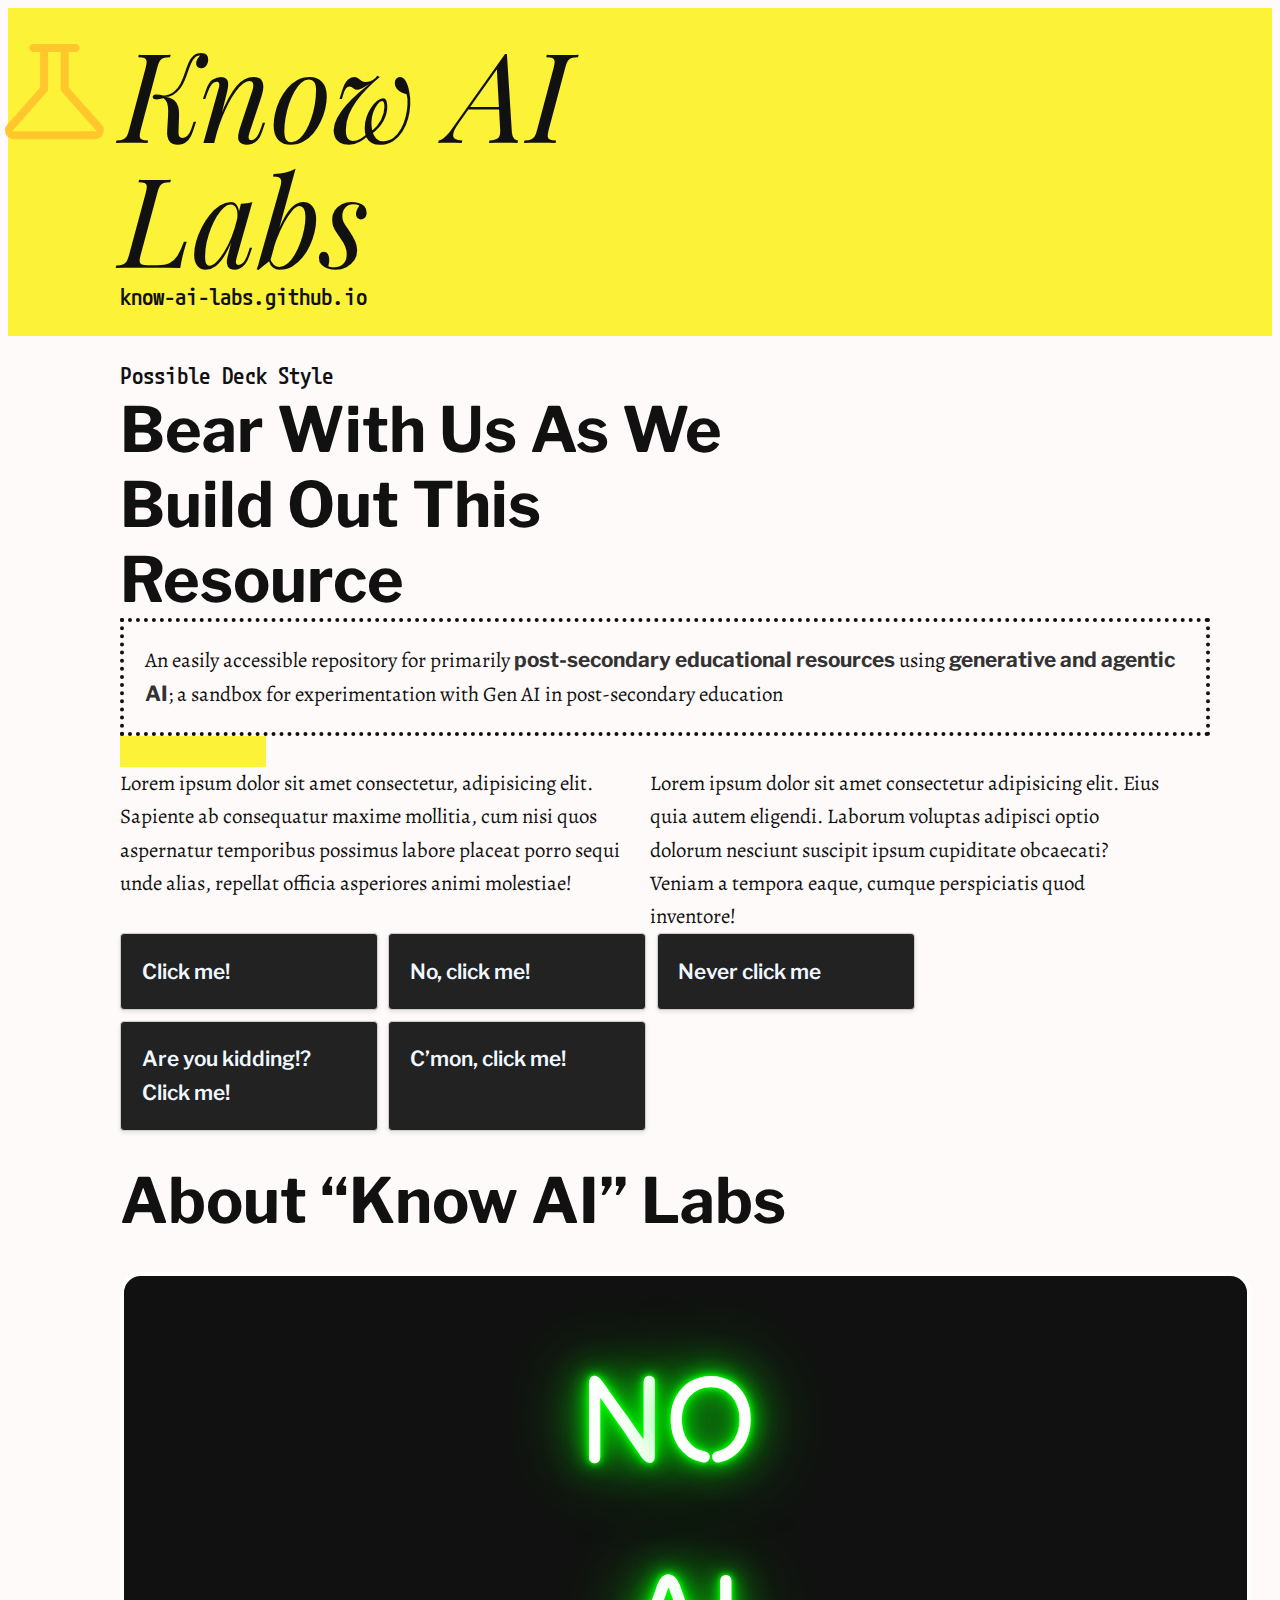
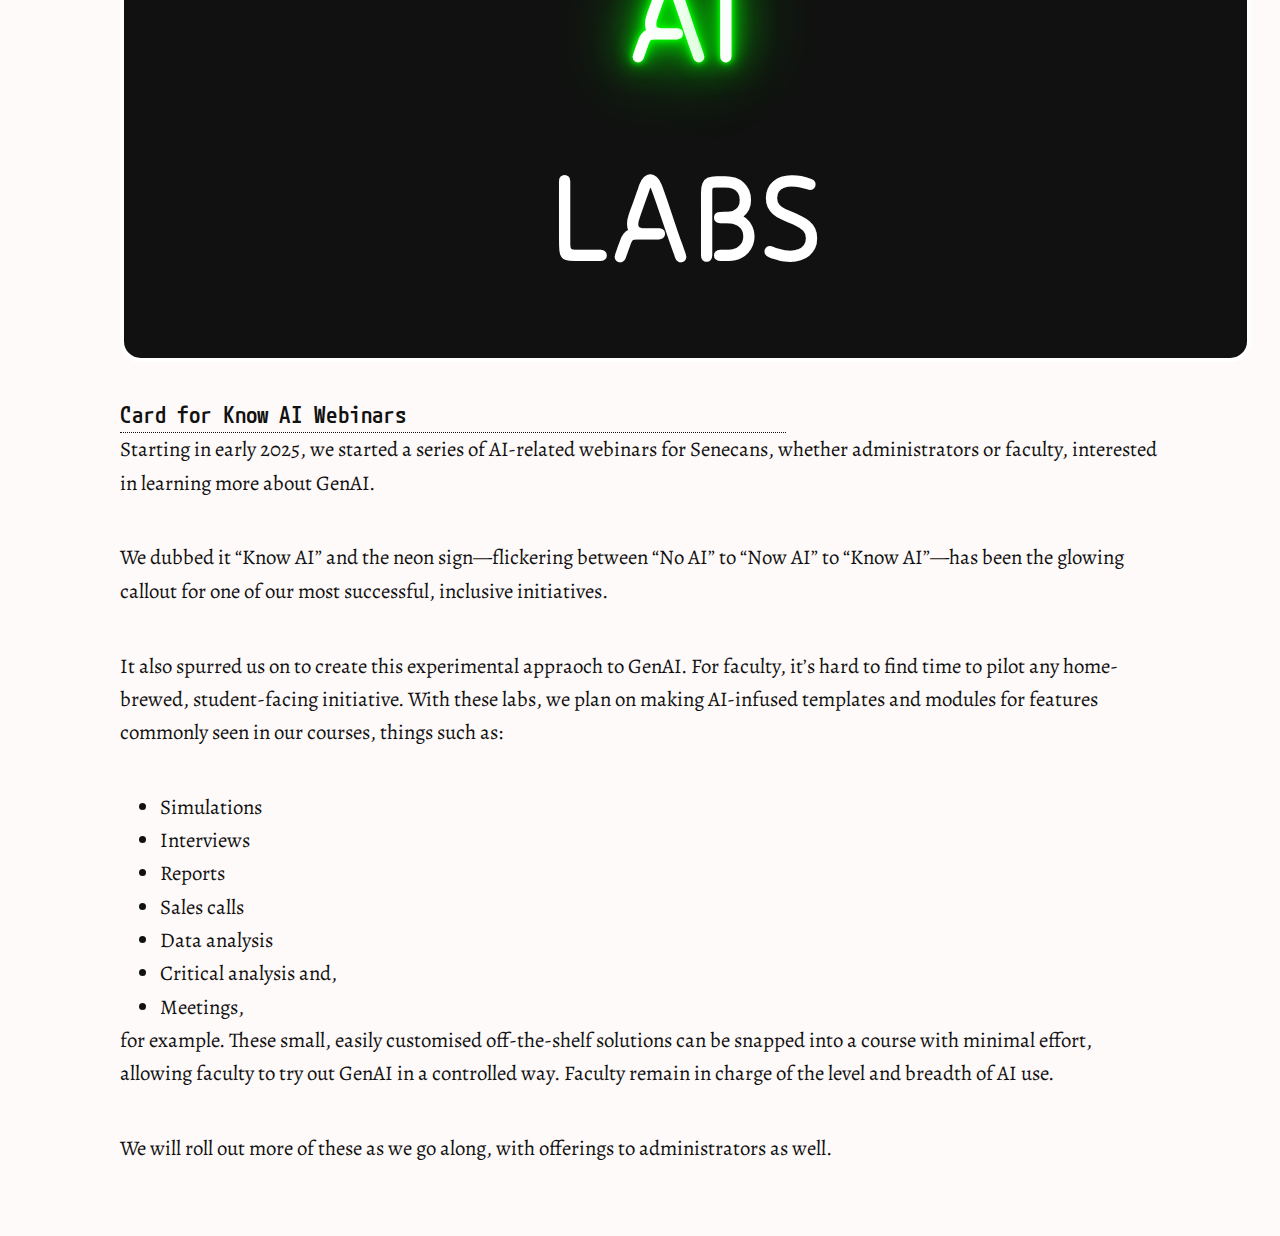
<file: index.html>
<!DOCTYPE html>
<html>
  <head>
    <link rel="stylesheet" href="style.css" />
    <link
      href="https://fonts.googleapis.com/css2?family=Material+Symbols+Outlined"
      rel="stylesheet"
    />
  </head>
  <body>
    <header>
      <section class="top">
        <div class="title">
          <span class="icon big big-outdent float-left off-yellow">
            science
          </span>
          Know AI <br />
          Labs
        </div>
        <h4>know-ai-labs.github.io</h4>
      </section>
    </header>
    <main>
      <h4>Possible Deck Style</h4>
      <h1>Bear With Us As We Build Out This Resource</h1>
      <section class="news">
        An easily accessible repository for primarily
        <span class="pop"> post-secondary educational resources</span> using
        <span class="pop">generative and agentic AI</span>; a sandbox for
        experimentation with Gen AI in post-secondary education
      </section>
      <div class="news-item-bar">&nbsp;</div>

      <section class="two-col">
        <div class="col">
          Lorem ipsum dolor sit amet consectetur, adipisicing elit. Sapiente ab
          consequatur maxime mollitia, cum nisi quos aspernatur temporibus
          possimus labore placeat porro sequi unde alias, repellat officia
          asperiores animi molestiae!
        </div>
        <div class="col">
          Lorem ipsum dolor sit amet consectetur adipisicing elit. Eius quia
          autem eligendi. Laborum voluptas adipisci optio dolorum nesciunt
          suscipit ipsum cupiditate obcaecati? Veniam a tempora eaque, cumque
          perspiciatis quod inventore!
        </div>
      </section>
      <section class="card-holder">
        <div class="card">Click me!</div>
        <div class="card">No, click me!</div>
        <div class="card">Never click me</div>
        <div class="card">Are you kidding!? Click me!</div>
        <div class="card">C’mon, click me!</div>
        <!-- Add more cards as needed -->
      </section>
      <br />
      <h1>About “Know AI” Labs</h1>
      <br />
      <section>
        <h3 contenteditable spellcheck="false">
          <div class="neon">
            <span>K</span><span>N</span><span>O</span><span>W</span> <br />
            <span>A</span><span>I</span>
          </div>
          LABS
        </h3>
        <br />
      </section>
      <h4 class="legend">Card for Know AI Webinars</h4>
      <p>
        Starting in early 2025, we started a series of AI-related webinars for
        Senecans, whether administrators or faculty, interested in learning more
        about GenAI.
      </p>
      <p>
        We dubbed it “Know AI” and the neon sign&mdash;flickering between “No
        AI” to “Now AI” to “Know AI”&mdash;has been the glowing callout for one
        of our most successful, inclusive initiatives.
      </p>
      <p>
        It also spurred us on to create this experimental appraoch to GenAI. For
        faculty, it’s hard to find time to pilot any home-brewed, student-facing
        initiative. With these labs, we plan on making AI-infused templates and
        modules for features commonly seen in our courses, things such as:
      </p>
      <ul>
        <li>Simulations</li>
        <li>Interviews</li>
        <li>Reports</li>
        <li>Sales calls</li>
        <li>Data analysis</li>
        <li>Critical analysis and,</li>
        <li>Meetings,</li>
      </ul>
      <p>
        for example. These small, easily customised off-the-shelf solutions can
        be snapped into a course with minimal effort, allowing faculty to try
        out GenAI in a controlled way. Faculty remain in charge of the level and
        breadth of AI use.
      </p>
      <p>
        We will roll out more of these as we go along, with offerings to
        administrators as well.
      </p>
    </main>
  </body>
</html>
</file>
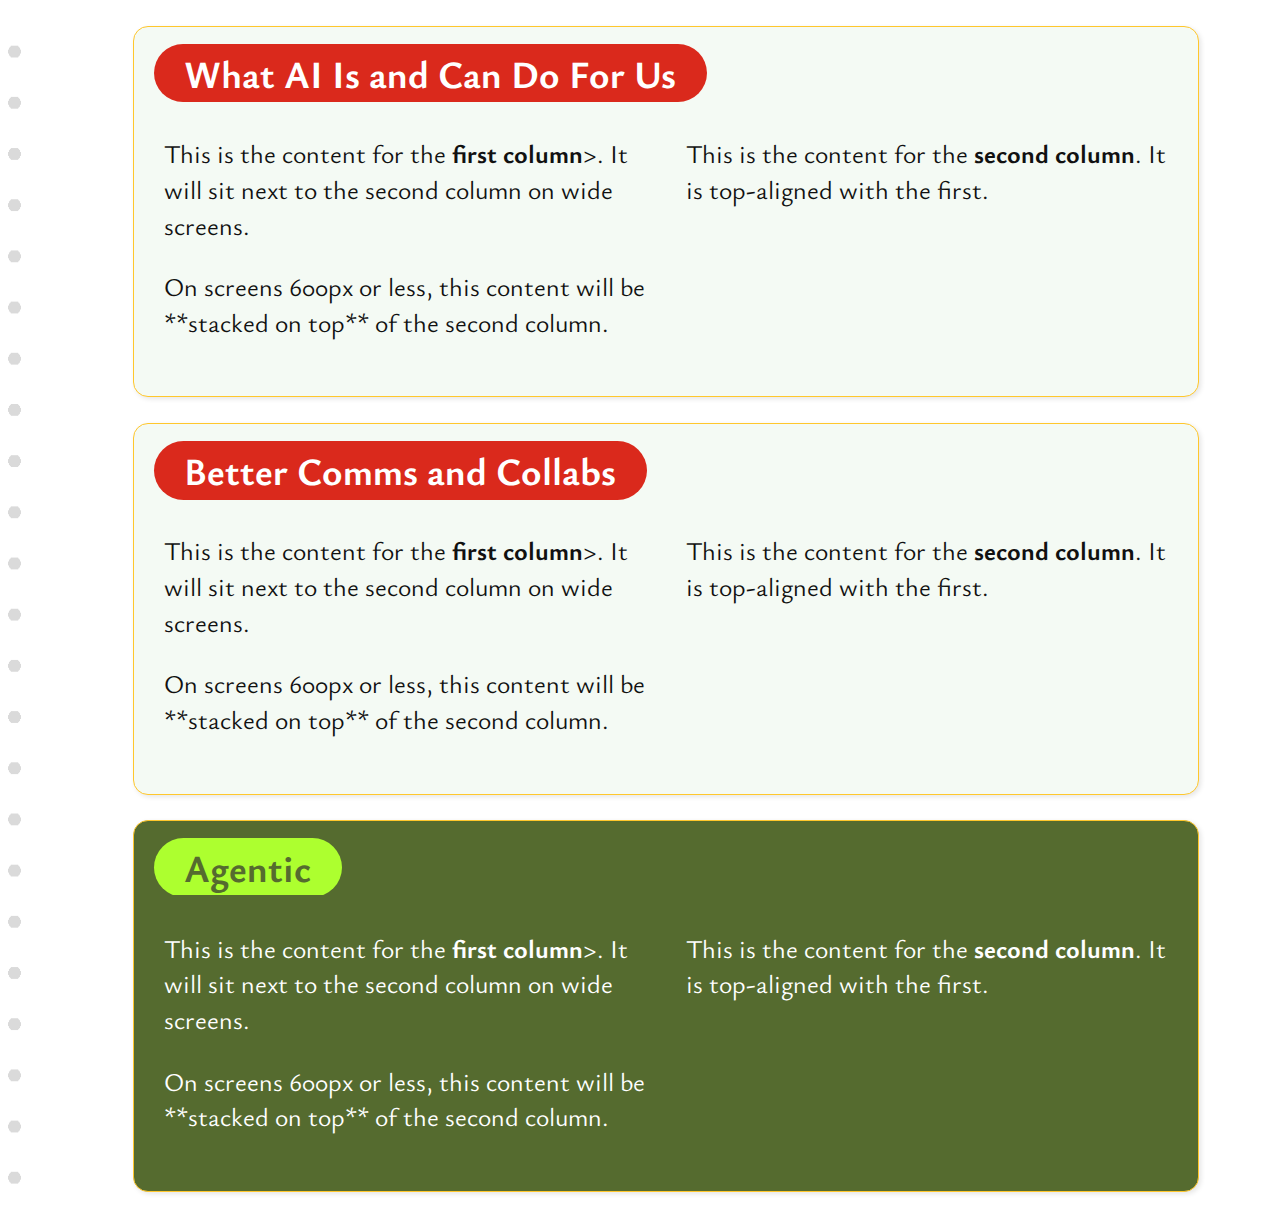
<file: micro.html>
<!DOCTYPE html>
<html lang="en">
  <head>
    <meta charset="UTF-8" />
    <meta name="viewport" content="width=device-width, initial-scale=1.0" />
    <title>Micro-Credential Supplemental</title>
    <link rel="stylesheet" href="microstyle.css" media="screen" />
  </head>
  <body>
    <div class="dotted-container">
      <section class="container">
        <h2>What AI Is and Can Do For Us</h2>
        <div class="flex-row">
          <div class="column">
            <p>
              This is the content for the <strong>first column</strong>>. It
              will sit next to the second column on wide screens.
            </p>
            <p>
              On screens 600px or less, this content will be **stacked on top**
              of the second column.
            </p>
          </div>
          <div class="column">
            <p>
              This is the content for the <strong>second column</strong>. It is
              top-aligned with the first.
            </p>
          </div>
        </div>
      </section>
      <section class="container">
        <h2>Better Comms and Collabs</h2>
        <div class="flex-row">
          <div class="column">
            <p>
              This is the content for the <strong>first column</strong>>. It
              will sit next to the second column on wide screens.
            </p>
            <p>
              On screens 600px or less, this content will be **stacked on top**
              of the second column.
            </p>
          </div>
          <div class="column">
            <p>
              This is the content for the <strong>second column</strong>. It is
              top-aligned with the first.
            </p>
          </div>
        </div>
      </section>
      <section class="container agentic">
        <h2>Agentic</h2>
        <div class="flex-row">
          <div class="column">
            <p>
              This is the content for the <strong>first column</strong>>. It
              will sit next to the second column on wide screens.
            </p>
            <p>
              On screens 600px or less, this content will be **stacked on top**
              of the second column.
            </p>
          </div>
          <div class="column">
            <p>
              This is the content for the <strong>second column</strong>. It is
              top-aligned with the first.
            </p>
          </div>
        </div>
      </section>
    </div>
  </body>
</html>
</file>
<file: style.css>
@import url('https://fonts.googleapis.com/css2?family=Alegreya+SC:ital,wght@0,400;0,500;0,700;0,800;0,900;1,400;1,500;1,700;1,800;1,900&family=Alegreya+Sans+SC:ital,wght@0,100;0,300;0,400;0,500;0,700;0,800;0,900;1,100;1,300;1,400;1,500;1,700;1,800;1,900&family=Alegreya+Sans:ital,wght@0,100;0,300;0,400;0,500;0,700;0,800;0,900;1,100;1,300;1,400;1,500;1,700;1,800;1,900&family=Alegreya:ital,wght@0,400..900;1,400..900&family=Libre+Franklin:ital,wght@0,100..900;1,100..900&family=M+PLUS+1+Code:wght@100..700&family=Playfair+Display:ital,wght@0,400..900;1,400..900&family=Sono:wght@200..800&family=Syne:wght@400..800&family=Tilt+Neon&display=swap');
:root {
    /* Base font size */
    font-size: 1.1rem;
    line-height: 1.6;
    font-family: "Alegreya", Palatino, 'Palatino Linotype';
    font-size: 1.3rem;
    font-weight: 400;
        color: #111;

    /* Set neon color */
    --neon-text-color: #f40;
    --neon-border-color: #08f;
    --yellow: #FCF237;
    --off-yellow: #FFC72C;
}

html  {
    background-color: #fffafa;
}

body * {
    margin:0rem;
}

h1, h2, h5 {
    font-family: "Libre Franklin";
    font-optical-sizing: auto;
    font-weight: 700;
    font-style: normal;
    color:#111;
}
h1 {
    font-size: 3rem;
    font-weight: 700;
    margin-right: 16rem;
    line-height: 1.2;
}
h4 {
    font-family: 'M PLUS 1 Code', 'Courier New', Courier, monospace;
    font-size: 1.1rem;
    font-weight: 500;
    color: #111;
}
.title {
    font-family: 'Playfair Display', Palatino, 'Palatino Linotype';
    font-size: 6rem;
    font-style: italic;
    line-height: 1;
}

.pop {
    font-family: 'Libre Franklin';
    font-weight: 700;
    color: #333;
}
p {
    padding-bottom: 2rem;
}

/* Main Content Area */
main, .top  {
    max-width: 50rem;
    /* 600px in rem */
    margin: 0 auto;
    /* Centering the content */
    padding: 1rem 0;
}
header {
    background-color: var(--yellow);
    width:100%;
}

.news {
    width: 100%;
    padding: 01rem;
    border: 4px dotted #111;
}
.news-item-bar {
    display: block;
    width: 7rem;
    height: 1.5rem;
    background-color: var(--yellow);
}

/* Two Column Layout */
.two-col {
    display: flex;
    flex-wrap: wrap;
    gap: 1rem;
}

.col {
    flex: 1;
}

/* Card Style */
.card-holder {
    display: flex;
    flex-wrap: wrap;
    gap: 0.5rem;
}
.card {
    width: calc(25% - 0.1rem);
    /* Fixed width for each card */
    min-width: 9rem;
    max-width: 15rem;
    padding: 01rem;
    color: aliceblue;
    background-color: #222;
    border: 1px solid #ccc;
    border-radius: 4px;
    box-shadow: 0 2px 4px rgba(0, 0, 0, 0.1);
    box-sizing: border-box;
    cursor: pointer;
    font-family: "libre franklin";
    font-weight: 600;
    /* Ensure padding and border are included in the width */
}
.card:hover {
    background-color: var(--yellow);
    color: #111;
}
/* Know AI flicker */
h3 {
    font-weight: 200;
    font-style: normal;
    color: #fff;
    border: 0.2rem solid #fff;
    border-radius: 1rem;
    animation: flicker 1.5s infinite alternate;
    text-align: center;
    width: 100%;
    padding: 2rem;
    display: block;
    background-color: #111;
}
h3, h3 * {
    font-family: 'Tilt Neon';
    font-size: 6rem;
}

h3::-moz-selection {
    background-color: var(--neon-border-color);
    color: var(--neon-text-color);
}

h3::selection {
    background-color: var(--neon-border-color);
    color: var(--neon-text-color);
}

h3:focus {
    outline: none;
}

/* Animate neon flicker */
@keyframes flicker {

    0%,
    19%,
    21%,
    23%,
    25%,
    54%,
    56%,
    100% {

        text-shadow:
            -0.2rem -0.2rem 1rem #fff,
            0.2rem 0.2rem 1rem #fff,
            0 0 2rem var(--neon-text-color),
            0 0 4rem var(--neon-text-color),
            0 0 6rem var(--neon-text-color),
            0 0 8rem var(--neon-text-color),
            0 0 10rem var(--neon-text-color);

        box-shadow:
            0 0 .5rem #fff,
            inset 0 0 .5rem #fff,
            0 0 2rem var(--neon-border-color),
            inset 0 0 2rem var(--neon-border-color),
            0 0 4rem var(--neon-border-color),
            inset 0 0 4rem var(--neon-border-color);
    }

    20%,
    24%,
    55% {
        text-shadow: none;
        box-shadow: none;
    }
}

/* Animate flicker by letter */
@keyframes letter-flicker-1 {

    0%,
    19%,
    21%,
    23%,
    25%,
    54%,
    56%,
    100% {
        opacity: 1;
    }

    20%,
    24%,
    55% {
        /* opacity: 0.4; */
        opacity: 0;
    }

    22% {
        /* opacity: 0.1; */
        opacity: 0;
    }
}

@keyframes letter-flicker-2 {

    0%,
    15%,
    17%,
    19%,
    21%,
    50%,
    52%,
    100% {
        opacity: 1;
    }

    16%,
    20%,
    51% {
        opacity: 0.3;
    }

    18% {
        opacity: 0.05;
    }
}

@keyframes letter-flicker-3 {

    0%,
    25%,
    27%,
    29%,
    31%,
    60%,
    62%,
    100% {
        opacity: 1;
    }

    26%,
    30%,
    61% {
        opacity: 0.2;
    }

    28% {
        opacity: 0.05;
    }
}

.neon {
    font-family: 'Tilt Neon', sans-serif;
    font-size: inherit;
    color: #fff;
    
    text-shadow: 0 0 5px #00ff00, 0 0 10px #00ff00, 0 0 20px #00ff00, 0 0 40px #00ff00, 0 0 80px #00ff00;
}

.neon span {
    display: inline-block;
    color: inherit;
}

.neon span:nth-child(1) {
    opacity: 0;
    animation: letter-flicker-1 2s infinite;
    animation-delay: 4s;
    animation-fill-mode: forwards;
}

.neon span:nth-child(2) {
    animation: letter-flicker-2 5s 5;
}

.neon span:nth-child(3) {
    animation: letter-flicker-3 2s 14;
}

.neon span:nth-child(4) {
    opacity: 0;
    animation: letter-flicker-1 2s infinite;
    animation-delay: 1s;
    animation-fill-mode: forwards;
}

.neon span:nth-child(5) {
    animation: letter-flicker-2 2s 1;
}

.neon span:nth-child(6) {
    animation: letter-flicker-3 2s 1;
}

.neon span:nth-child(7) {
    animation: letter-flicker-1 2s 1;
}

.neon span:nth-child(8) {
    animation: letter-flicker-2 2s infinite;
}

/* Icons */
.icon {
    font-family: 'Material Symbols Outlined';
    font-size: 1.5rem;
    display: inline-block;
    
}
.icon, .icon * {
    font-style: normal;
}
.big {
    font-size: 6.1rem;
}
.big-outdent {
    margin-left: -6.2rem;
}

.float-left {
    float:left;
}
.off-yellow {
    color: var(--off-yellow);
}
.legend {
    max-width: 32rem;
    border-bottom: 1px #111 dotted;
}
</file>
<file: microstyle.css>
@import url('https://fonts.googleapis.com/css2?family=Alegreya+SC:ital,wght@0,400;0,500;0,700;0,800;0,900;1,400;1,500;1,700;1,800;1,900&family=Alegreya+Sans+SC:ital,wght@0,100;0,300;0,400;0,500;0,700;0,800;0,900;1,100;1,300;1,400;1,500;1,700;1,800;1,900&family=Alegreya+Sans:ital,wght@0,100;0,300;0,400;0,500;0,700;0,800;0,900;1,100;1,300;1,400;1,500;1,700;1,800;1,900&family=Alegreya:ital,wght@0,400..900;1,400..900&family=Almendra+Display&family=Almendra+SC&family=Almendra:ital,wght@0,400;0,700;1,400;1,700&family=Google+Sans+Code:ital,wght@0,300..800;1,300..800&family=Ysabeau+SC:wght@1..1000&family=Ysabeau:ital,wght@0,1..1000;1,1..1000&display=swap');
@import url('https://fonts.googleapis.com/css2?family=Material+Symbols+Outlined:opsz,wght,FILL,GRAD@20..48,100..700,0..1,-50..200');
:root {
    /* Base font size */
    line-height: 1.4;
    font-family: "Ysabeau", Palatino, 'Palatino Linotype';
    font-size: 2.0dvw;
    font-weight: 400;
    color: #111;
    font-variant-numeric: tabular-nums;
    --widthMax: 40em;

    --bg0: #fafafa;
    --bg1: #F4FAF4;
    --bg2: #D8E8E6;
    --bg3: #566869;
    --darkText: crimson;
    --off-yellow: #FFC72C;
}

img {
    border-radius: 1em;
    border: 1px solid cornflowerblue;
    max-height: 85dvh;
    filter: drop-shadow(0.2em 0.2em 0.5em slategrey);
}
a {
    text-decoration: none;
    padding: 0.1em 0.5em;
    border-radius: 1em;
    background-color: var(--bg3);
    color: white;
}
.sc {
    font-family: 'Ysabeau SC';
    font-size: inherit;
    color: inherit;
}
.dark {
    color: var(--darkText);
}
.container {
    /* Background and border style */
    background-color: var(--bg1);
    /* A light blue-gray color (Alice Blue) */
    border-radius: 15px;
    /* Rounded corners */
    padding: 20px;
    /* Space inside the container */
    margin: 1em auto;
    /* Space around the container */
    box-shadow: 2px 2px 5px rgba(0, 0, 0, 0.1);
    border: 1px solid var(--off-yellow);
    max-width: var(--widthMax);

    /* Subtle shadow for depth */
    h2 {
        margin-left: 0;
    }
}
.centred {
    margin: auto;
    text-align: center;
    h2 {
        background-color: #111;
        color: white;
        font-family: "Inter";
        font-weight: 400;
    }
    img {
        max-width: 50%;
    }
}

/* Styling for the inner flex container (to create the columns) */
.flex-row {
    display: flex;
    /* Enables flexbox layout */
    flex-direction: row;
    /* Arranges items in a row (columns) by default */
    align-items: flex-start;
    /* Aligns items to the top (top-aligned columns) */
    gap: 20px;
    /* Space between the columns */
}

/* Styling for the individual column divs */
.column {
    flex: 1;
    /* Makes each column take up an equal amount of space */
    padding: 10px;
    /* Internal padding for the columns */
    /* Add any other specific column styling here, e.g., border, background */
    img {
        max-width: 98%;
        border-radius: 1em;
    }
}
.stretch {
    align-items:center;
}

/* Media query for responsiveness */
/* When the screen width is 600px or less, the layout changes to one column */
@media (max-width: var(--widthMax)) {
    .flex-row {
        flex-direction: column;
        /* Stacks the items vertically (one column) */
    }

    .column {
        flex: none;
        /* Removes the flex-grow property when stacked */
        width: 100%;
        /* Makes the column take the full width */
    }
}

ul {
    list-style-type: none;
    padding: 0;
    margin: 0 0 2em 2em;
}
/*
li:nth-child(even) {
    background-color: transparent;
}
li:nth-child(odd) {
    background-color: var(--bg2);
}*/

li {
    border-bottom: 1px solid #ccc;
    padding: 0.25em 0;
}

li:last-child {
    border-bottom: none;
    /* Removes the border from the last item */
    padding-bottom: 0;
    /* Optional: Adjust padding if the border's removal changes spacing */
}


h2, h4 {
    display: inline;
    background: #da291c;
    border-radius: 1em;
    padding: 0.1em 0.8em;
    color: white;
    font-weight: 700;
    margin-left: -0.3em;
}

h3 {
    margin-top: 1em;
}

h4 {
    background-color: #111;
    border-radius: 0.3em;
    padding: 0.2em 0.5em;
    font-weight: 500;
}

.K {
    background-color: #111;
    color: white;
}

.title {
    font-weight: 200;
    font-style: italic;
    color: #333;
}

.dotted-container {
    position: relative;
    padding-left: 2em;
    /* space for the line */
    margin: 0.5em 0;
}

.dotted-container::before {
    content: "";
    position: absolute;
    top: 0;
    bottom: 0;
    left: 0;
    width: 1em;

    /* Dotted effect */
    background-image: radial-gradient(circle,
            #dadada 0.25em,
            transparent 1px);
    background-size: 0.5em 2em;
    /* dot diameter, vertical spacing */
    background-repeat: repeat-y;
}

/* Grids */
/* --- 2x2 Card Grid Styling --- */

/* The container for the 2x2 grid */
.card-grid {
    display: grid;
    /* Use CSS Grid for the layout */
    grid-template-columns: repeat(2, 1fr);
    /* Creates 2 columns of equal width */
    grid-template-rows: repeat(2, auto);
    /* Creates 2 rows, height determined by content */
    gap: 0.5em;
    /* Space between the grid items (cards) */
    padding: 0.5em;
    /* Optional internal padding for the grid area */
}

/* Styling for the individual card tiles */
.card-tile {
    background-color: var(--bg2);
    /* Use a defined background color */
    border-radius: 10px;
    /* Rounded corners */
    padding: 15px;
    /* Space inside the tile */
    text-align: center;
    /* Center text content */
    box-shadow: 0 4px 6px rgba(0, 0, 0, 0.1);
    /* Subtle initial shadow */
    cursor: pointer;
    /* Indicates the tile is interactive */
    transition: transform 0.3s ease, background-color 0.3s ease, box-shadow 0.3s ease;
    /* Smooth transition for hover effects */
    border: 1px solid var(--off-yellow);
    /* Matches the container border style */
    img {
        max-height: 40dvh;
        border-radius: 0.2em;
        vertical-align: middle;
    }
}

/* Hover effects for the card tiles */
.card-tile:hover {
    transform: translateY(-5px) scale(1.02);
    /* Slight upward lift and scale for 'pop' effect */
    background-color: var(--bg3);
    /* Change background color on hover */
    color: var(--bg1);
    /* Change text color for contrast */
    box-shadow: 0 8px 12px rgba(0, 0, 0, 0.2);
    /* More pronounced shadow on hover */
}

/* Optional: Style for content within the tile (e.g., if you have titles) */
.card-tile h3 {
    margin-top: 0;
    margin-bottom: 0.5em;
    font-size: 1.2em;
    font-weight: 700;
}
/* Card Backgrounds */
/*
.card0 {
    background-image: url('media/droneDelivery.png');

    background-repeat: no-repeat;
    background-attachment: fixed;
    background-size: cover; 
    background-position: center center;
}*/



/* Colour Schemes */

.agentic, .agentic * {
    background-color: darkolivegreen;
    color: white;
    h2 {
        background-color: greenyellow;
        color: darkolivegreen;
    }
}

/* Show and tell */
/* Hide the actual checkbox input */
.reveal-toggle {
    /* Required to make it non-interactable without breaking the label 'for' connection */
    position: absolute;
    opacity: 0;
    width: 0;
    height: 0;
    pointer-events: none;
    /* Crucial for screen readers and preventing interaction */
}

/* Style the label, which acts as the clickable button */
.reveal-label {
    display: flex;
    /* Allows the icon and text to align */
    align-items: center;
    cursor: pointer;
    font-weight: normal;
    font-size: 1.7dvw;
    padding: 0.8em 0;
    user-select: none;
    font-family: "Google Sans Code";
    color: var(--darkText);
    /* Prevent text selection on click */
}

/* Style the content div (initially hidden) */
.reveal-content {
    max-height: 0;
    /* Initially collapse the content */
    overflow: hidden;
    transition: max-height 0.3s ease-in-out;
    /* Smooth transition for reveal/hide */
    padding-left: 1em;
    font-family: "Google Sans Code";
    font-size: 1.7dvw;
    color: var(--darkText);
    /* Indent the content for visual separation */
}

/* ------------------------------------------------------------------ */
/* CONTROL LOGIC */
/* When the checkbox is checked, do the following: */

/* 1. Expand the content by setting a large enough max-height */
.reveal-toggle:checked~.reveal-content {
    max-height: none;
    /* Needs to be larger than the content's actual height */
    padding-top: 0.5em;
    padding-bottom: 0.5em;
}

/* 2. Change the icon */
/* The general approach is to show one icon by default and hide it on :checked, */
/* while simultaneously hiding the other icon by default and showing it on :checked. */

/* Hide the 'expand' icon when checked */
.reveal-toggle:checked~.reveal-label .icon-expand {
    display: none;
}

/* Show the 'collapse' icon when checked (it's hidden by default) */
.reveal-toggle:checked~.reveal-label .icon-collapse {
    display: inline-block;
}

/* ------------------------------------------------------------------ */
/* ICON STYLING (Material Icons) */
.mat-icon {
    /* Required font family */
    font-family: 'Material Symbols Outlined';
    /* Standard Material Icons CSS properties */
    font-weight: normal;
    font-style: normal;
    font-size: 1.5em;
    /* Standard size, adjust as needed */
    line-height: 1.3;
    letter-spacing: normal;
    text-transform: none;
    display: inline-block;
    white-space: nowrap;
    word-wrap: normal;
    direction: ltr;
    -webkit-font-feature-settings: 'liga';
    -webkit-font-smoothing: antialiased;
}
.mat-icon-inline {
    font-family: 'Material Symbols Outlined';
    font-weight: normal;
    font-style: normal;
    font-size: 1em;
    letter-spacing: normal;
    text-transform: none;
    display: inline-block;
    white-space: nowrap;
    word-wrap: normal;
    direction: ltr;
    -webkit-font-feature-settings: 'liga';
    -webkit-font-smoothing: antialiased;
    vertical-align: middle !important;
}
.reveal-label .mat-icon {
    font-size: 1.5em;
    margin-right: 0.2em;
    transition: transform 0.3s;
}

/* Hide the 'collapse' icon by default */
.reveal-label .icon-collapse {
    display: none;
}
.fantasy {
    font-family: 'Almendra';
    font-size: 2.4dvw;
}
</file>
